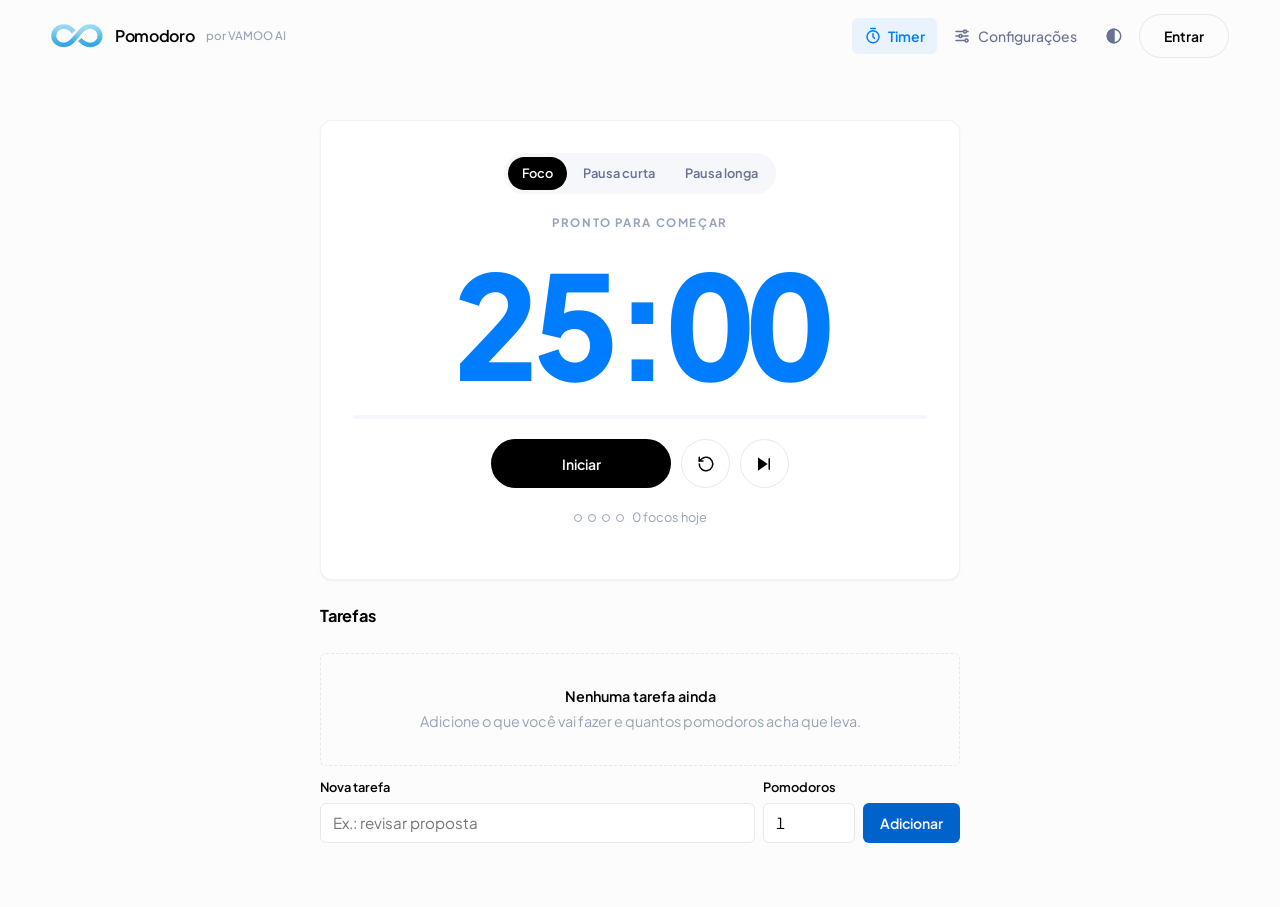
<file: prototipo/index.html>
<!doctype html>
<html lang="pt-BR">
<head>
  <meta charset="utf-8">
  <meta name="viewport" content="width=device-width, initial-scale=1">
  <title>25:00 · Pomodoro</title>
  <link rel="preconnect" href="https://fonts.googleapis.com">
  <link rel="stylesheet" href="https://fonts.googleapis.com/css2?family=Plus+Jakarta+Sans:wght@400;500;600;700;800&display=swap">
  <link rel="stylesheet" href="vamoo/tokens.css">
  <link rel="stylesheet" href="vamoo/base.css">
  <link rel="stylesheet" href="vamoo/components.css">
  <link rel="stylesheet" href="vamoo/brand.css">
  <link rel="stylesheet" href="app.css">
  <script src="app.js"></script>
</head>
<body>
  <header class="sitenav topbar">
    <div class="wrap">
      <a class="app-nome" href="index.html">
        <span class="marca-infinito" aria-hidden="true"></span>
        Pomodoro <small>por VAMOO AI</small>
      </a>
      <nav aria-label="Principal">
        <a class="navlink" href="index.html" aria-current="page">
          <svg viewBox="0 0 24 24" fill="none" stroke="currentColor" stroke-width="2" stroke-linecap="round"><circle cx="12" cy="13" r="8"/><path d="M12 9v4l2 2M9 2h6"/></svg>
          <span class="rotulo">Timer</span>
        </a>
        <a class="navlink" href="configuracoes.html">
          <svg viewBox="0 0 24 24" fill="none" stroke="currentColor" stroke-width="2" stroke-linecap="round"><path d="M4 6h10M18 6h2M4 12h4M12 12h8M4 18h12M20 18h0"/><circle cx="16" cy="6" r="2"/><circle cx="10" cy="12" r="2"/><circle cx="18" cy="18" r="2"/></svg>
          <span class="rotulo">Configurações</span>
        </a>
        <button class="navlink" data-tema aria-label="Alternar tema claro/escuro">
          <svg viewBox="0 0 24 24" fill="none" stroke="currentColor" stroke-width="2"><circle cx="12" cy="12" r="9"/><path d="M12 3a9 9 0 0 0 0 18z" fill="currentColor"/></svg>
        </button>
        <span data-conta></span>
      </nav>
    </div>
  </header>

  <main class="app wrap">
    <div class="coluna">
      <section class="timer" data-modo="foco" aria-label="Timer">
        <div class="modos" role="tablist" aria-label="Modo">
          <button role="tab" data-modo="foco" aria-selected="true">Foco</button>
          <button role="tab" data-modo="curta" aria-selected="false">Pausa curta</button>
          <button role="tab" data-modo="longa" aria-selected="false">Pausa longa</button>
        </div>

        <p class="estado" data-estado>Pronto para começar</p>
        <p class="relogio" data-relogio aria-live="off">25:00</p>
        <div class="progresso" aria-hidden="true"><span data-progresso></span></div>

        <div class="controles">
          <button class="btn btn-primary btn-play" data-play>Iniciar</button>
          <button class="btn btn-ghost btn-icone" data-reiniciar aria-label="Reiniciar ciclo" title="Reiniciar">
            <svg viewBox="0 0 24 24" fill="none" stroke="currentColor" stroke-width="2" stroke-linecap="round"><path d="M3 12a9 9 0 1 0 3-6.7L3 8"/><path d="M3 3v5h5"/></svg>
          </button>
          <button class="btn btn-ghost btn-icone" data-pular aria-label="Pular para o próximo" title="Pular">
            <svg viewBox="0 0 24 24" fill="none" stroke="currentColor" stroke-width="2" stroke-linecap="round"><path d="M5 5l10 7-10 7z" fill="currentColor"/><path d="M19 5v14"/></svg>
          </button>
        </div>

        <div class="ciclos">
          <span class="pontos" data-pontos></span>
          <span data-ciclos-texto>#1</span>
        </div>

        <p class="tarefa-ativa" data-tarefa-ativa></p>

        <div class="aviso" data-aviso role="alert" hidden>
          <p data-aviso-texto></p>
          <button class="btn btn-primary" data-aviso-acao>Começar pausa</button>
        </div>
      </section>

      <div class="dica-sync" data-dica hidden>
        <p>Suas tarefas e configurações estão só neste navegador.</p>
        <a href="entrar.html">Entrar para sincronizar</a>
        <button data-fechar-dica aria-label="Dispensar">×</button>
      </div>

      <section class="tarefas" aria-labelledby="t-tarefas">
        <header>
          <h2 id="t-tarefas">Tarefas</h2>
          <button data-limpar-concluidas hidden>Limpar concluídas</button>
        </header>

        <ul class="lista-tarefas" data-lista></ul>
        <div class="vazio" data-vazio>
          <strong>Nenhuma tarefa ainda</strong>
          Adicione o que você vai fazer e quantos pomodoros acha que leva.
        </div>

        <form class="nova-tarefa" data-nova>
          <div class="campo">
            <label for="nt-nome">Nova tarefa</label>
            <input class="input" id="nt-nome" name="nome" placeholder="Ex.: revisar proposta" required maxlength="120" autocomplete="off">
          </div>
          <div class="campo">
            <label for="nt-est">Pomodoros</label>
            <input class="input estimativa" id="nt-est" name="estimativa" type="number" min="1" max="20" value="1" required>
          </div>
          <button class="btn btn-admin" style="height:40px">Adicionar</button>
        </form>
      </section>
    </div>
  </main>

  <script>
    const MODOS = { foco: "Foco", curta: "Pausa curta", longa: "Pausa longa" };
    const $ = (s) => document.querySelector(s);
    const el = {
      timer: $(".timer"), estado: $("[data-estado]"), relogio: $("[data-relogio]"),
      progresso: $("[data-progresso]"), play: $("[data-play]"), pontos: $("[data-pontos]"),
      ciclosTexto: $("[data-ciclos-texto]"), tarefaAtiva: $("[data-tarefa-ativa]"),
      aviso: $("[data-aviso]"), avisoTexto: $("[data-aviso-texto]"), avisoAcao: $("[data-aviso-acao]"),
      lista: $("[data-lista]"), vazio: $("[data-vazio]"), limpar: $("[data-limpar-concluidas]"),
      dica: $("[data-dica]"),
    };

    let config = store.config();
    let tarefas = store.tarefas();

    // O tempo restante sai de `fimEm` (timestamp), nunca de um contador
    // decrementado: aba em background estrangula o setInterval e o contador mente.
    let t = ler(CHAVES.timer, null) ?? {
      modo: "foco", fimEm: null, restanteMs: config.foco * 60000,
      focosFeitos: 0, tarefaAtiva: null,
    };
    let tick;

    const duracao = (modo) => config[modo] * 60000;
    const rodando = () => t.fimEm !== null;
    const restante = () => (rodando() ? Math.max(0, t.fimEm - Date.now()) : t.restanteMs);
    const salvarTimer = () => gravar(CHAVES.timer, t);

    function fmt(ms) {
      const s = Math.ceil(ms / 1000);
      return `${String(Math.floor(s / 60)).padStart(2, "0")}:${String(s % 60).padStart(2, "0")}`;
    }

    function proximoModo() {
      if (t.modo !== "foco") return "foco";
      return t.focosFeitos % config.intervaloLonga === 0 ? "longa" : "curta";
    }

    function trocarModo(modo) {
      t.modo = modo;
      t.fimEm = null;
      t.restanteMs = t.duracaoMs = duracao(modo);
      salvarTimer();
      renderTimer();
    }

    function iniciar() {
      destravarAudio();
      if (config.notificar && "Notification" in window && Notification.permission === "default") {
        Notification.requestPermission();
      }
      t.fimEm = Date.now() + t.restanteMs;
      el.aviso.hidden = true;
      salvarTimer();
      loop();
    }

    function pausar() {
      t.restanteMs = restante();
      t.fimEm = null;
      salvarTimer();
      clearInterval(tick);
      renderTimer();
    }

    function loop() {
      clearInterval(tick);
      tick = setInterval(() => (restante() <= 0 ? concluir() : renderTimer()), 250);
      renderTimer();
    }

    function concluir({ pulado = false } = {}) {
      clearInterval(tick);
      const terminou = t.modo;
      // foco pulado não conta: nem pro ciclo, nem pra tarefa
      if (terminou === "foco" && !pulado) {
        t.focosFeitos++;
        const ativa = tarefas.find((x) => x.id === t.tarefaAtiva);
        if (ativa) {
          ativa.feitos++;
          store.salvarTarefas(tarefas);
          renderTarefas();
        }
      }
      if (!pulado) {
        tocar(config.som, config.volume);
        notificar(terminou);
      }
      const prox = pulado && terminou === "foco" ? "curta" : proximoModo();
      trocarModo(prox);

      const auto = prox === "foco" ? config.autoFoco : config.autoPausa;
      if (auto && !pulado) {
        iniciar();
        toast(`${MODOS[prox]} começou automaticamente.`);
      } else if (!pulado) {
        el.avisoTexto.textContent =
          terminou === "foco"
            ? `Foco concluído. Hora de uma ${MODOS[prox].toLowerCase()}.`
            : "Pausa encerrada. Bora pro próximo foco?";
        el.avisoAcao.textContent = prox === "foco" ? "Começar foco" : `Começar ${MODOS[prox].toLowerCase()}`;
        el.aviso.hidden = false;
      }
    }

    function notificar(terminou) {
      if (!config.notificar || !("Notification" in window) || Notification.permission !== "granted") return;
      new Notification(terminou === "foco" ? "Foco concluído" : "Pausa encerrada", {
        body: terminou === "foco" ? "Respira. A pausa já está pronta." : "Hora de voltar ao foco.",
        silent: true,
      });
    }

    function renderTimer() {
      const ms = restante();
      el.timer.dataset.modo = t.modo;
      document.querySelectorAll(".modos button").forEach((b) =>
        b.setAttribute("aria-selected", String(b.dataset.modo === t.modo)));
      el.relogio.textContent = fmt(ms);
      el.progresso.style.width = `${(1 - ms / duracao(t.modo)) * 100}%`;
      el.play.textContent = rodando() ? "Pausar" : ms < duracao(t.modo) ? "Continuar" : "Iniciar";

      const pausado = !rodando() && ms < duracao(t.modo);
      el.estado.textContent = rodando()
        ? (t.modo === "foco" ? "Em foco" : "Em pausa")
        : pausado ? "Pausado" : t.modo === "foco" ? "Pronto para começar" : "Pausa pronta";
      el.estado.toggleAttribute("data-ativo", rodando());

      const noCiclo = t.focosFeitos % config.intervaloLonga;
      const cheios = t.modo === "longa" && noCiclo === 0 && t.focosFeitos > 0 ? config.intervaloLonga : noCiclo;
      el.pontos.innerHTML = Array.from({ length: config.intervaloLonga },
        (_, i) => `<i class="${i < cheios ? "feito" : ""}"></i>`).join("");
      el.ciclosTexto.textContent = `${t.focosFeitos} ${t.focosFeitos === 1 ? "foco" : "focos"} hoje`;

      const ativa = tarefas.find((x) => x.id === t.tarefaAtiva && !x.concluida);
      el.tarefaAtiva.innerHTML = ativa
        ? `Trabalhando em <b>${escapar(ativa.nome)}</b>`
        : tarefas.some((x) => !x.concluida) ? "Escolha uma tarefa abaixo para contar os pomodoros." : "";

      document.title = `${fmt(ms)} · ${MODOS[t.modo]}`;
    }

    // ---------- tarefas ----------

    function escapar(s) {
      return s.replace(/[&<>"']/g, (c) => ({ "&": "&amp;", "<": "&lt;", ">": "&gt;", '"': "&quot;", "'": "&#39;" }[c]));
    }

    function renderTarefas() {
      el.vazio.hidden = tarefas.length > 0;
      el.limpar.hidden = !tarefas.some((x) => x.concluida);
      el.lista.innerHTML = tarefas.map((x) => `
        <li class="tarefa ${x.concluida ? "concluida" : ""}" data-id="${x.id}" aria-current="${x.id === t.tarefaAtiva && !x.concluida}">
          <input type="checkbox" class="check" ${x.concluida ? "checked" : ""} aria-label="Concluir ${escapar(x.nome)}">
          <span class="nome">${escapar(x.nome)}</span>
          <span class="contagem" title="realizados / estimados"><b>${x.feitos}</b>/${x.estimativa}</span>
          <button class="remover" aria-label="Remover ${escapar(x.nome)}">
            <svg viewBox="0 0 24 24" fill="none" stroke="currentColor" stroke-width="2" stroke-linecap="round"><path d="M6 6l12 12M18 6L6 18"/></svg>
          </button>
        </li>`).join("");
      renderTimer();
      renderDica();
    }

    el.lista.addEventListener("click", (e) => {
      const li = e.target.closest(".tarefa");
      if (!li) return;
      const tarefa = tarefas.find((x) => x.id === li.dataset.id);
      if (e.target.closest(".remover")) {
        tarefas = tarefas.filter((x) => x !== tarefa);
        if (t.tarefaAtiva === tarefa.id) t.tarefaAtiva = null;
      } else if (e.target.matches(".check")) {
        tarefa.concluida = e.target.checked;
        if (tarefa.concluida && t.tarefaAtiva === tarefa.id) t.tarefaAtiva = null;
      } else if (!tarefa.concluida) {
        t.tarefaAtiva = t.tarefaAtiva === tarefa.id ? null : tarefa.id;
      }
      store.salvarTarefas(tarefas);
      salvarTimer();
      renderTarefas();
    });

    $("[data-nova]").addEventListener("submit", (e) => {
      e.preventDefault();
      const f = new FormData(e.target);
      const nova = {
        id: crypto.randomUUID(), nome: f.get("nome").trim(),
        estimativa: Number(f.get("estimativa")), feitos: 0, concluida: false,
      };
      if (!nova.nome) return;
      tarefas.push(nova);
      if (!t.tarefaAtiva) t.tarefaAtiva = nova.id;
      store.salvarTarefas(tarefas);
      salvarTimer();
      e.target.reset();
      renderTarefas();
      e.target.nome.focus();
    });

    el.limpar.onclick = () => {
      tarefas = tarefas.filter((x) => !x.concluida);
      store.salvarTarefas(tarefas);
      renderTarefas();
    };

    // ---------- controles ----------

    el.play.onclick = () => (rodando() ? pausar() : iniciar());
    $("[data-reiniciar]").onclick = () => { clearInterval(tick); trocarModo(t.modo); };
    $("[data-pular]").onclick = () => { el.aviso.hidden = true; concluir({ pulado: true }); };
    el.avisoAcao.onclick = iniciar;
    document.querySelectorAll(".modos button").forEach((b) => (b.onclick = () => {
      if (b.dataset.modo === t.modo) return;
      if (rodando() && !confirm("O timer está rodando. Trocar de modo zera o ciclo atual.")) return;
      clearInterval(tick);
      el.aviso.hidden = true;
      trocarModo(b.dataset.modo);
    }));

    document.addEventListener("keydown", (e) => {
      if (e.code === "Space" && !e.target.closest("input, button, textarea, select")) {
        e.preventDefault();
        el.play.click();
      }
    });

    function renderDica() {
      el.dica.hidden = !!store.sessao() || ler(CHAVES.dicaFechada, false) || tarefas.length === 0;
    }
    $("[data-fechar-dica]").onclick = () => { gravar(CHAVES.dicaFechada, true); renderDica(); };
    document.addEventListener("sessao", renderDica);

    // ao voltar das configurações, um timer parado reflete a duração nova
    const hoje = new Date().toDateString();
    if (t.dia !== hoje) {
      t.dia = hoje;
      t.focosFeitos = 0;
    }
    if (!rodando() && t.restanteMs === (t.duracaoMs ?? t.restanteMs)) {
      t.restanteMs = t.duracaoMs = duracao(t.modo);
    }
    if (rodando()) {
      restante() <= 0 ? concluir() : loop();
    }
    renderTarefas();
    renderDica();
  </script>
</body>
</html>
</file>
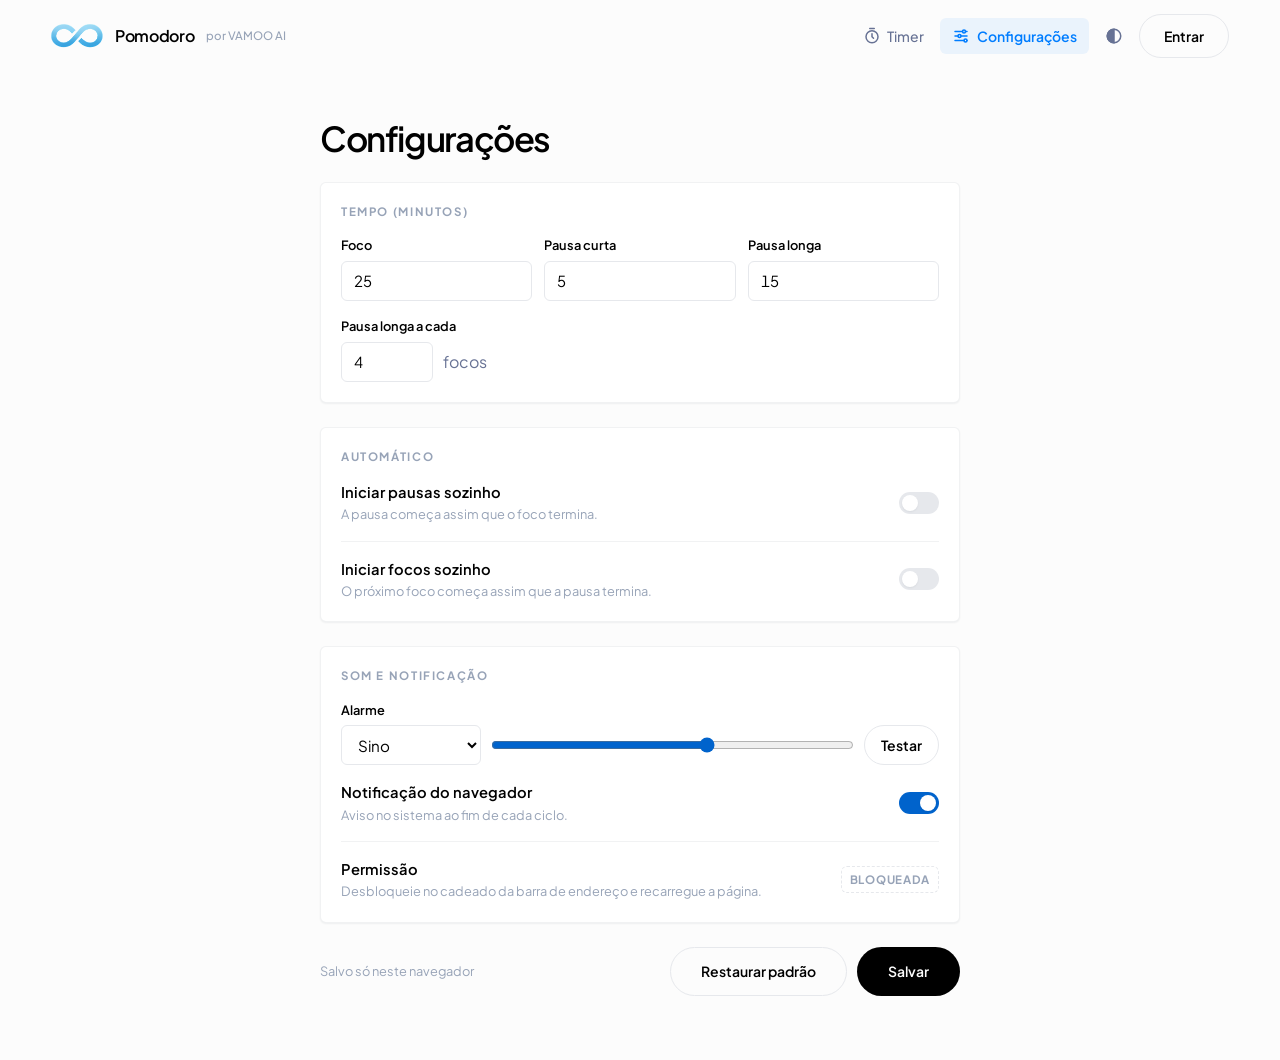
<file: prototipo/configuracoes.html>
<!doctype html>
<html lang="pt-BR">
<head>
  <meta charset="utf-8">
  <meta name="viewport" content="width=device-width, initial-scale=1">
  <title>Configurações · Pomodoro</title>
  <link rel="preconnect" href="https://fonts.googleapis.com">
  <link rel="stylesheet" href="https://fonts.googleapis.com/css2?family=Plus+Jakarta+Sans:wght@400;500;600;700;800&display=swap">
  <link rel="stylesheet" href="vamoo/tokens.css">
  <link rel="stylesheet" href="vamoo/base.css">
  <link rel="stylesheet" href="vamoo/components.css">
  <link rel="stylesheet" href="vamoo/brand.css">
  <link rel="stylesheet" href="app.css">
  <script src="app.js"></script>
</head>
<body>
  <header class="sitenav topbar">
    <div class="wrap">
      <a class="app-nome" href="index.html">
        <span class="marca-infinito" aria-hidden="true"></span>
        Pomodoro <small>por VAMOO AI</small>
      </a>
      <nav aria-label="Principal">
        <a class="navlink" href="index.html">
          <svg viewBox="0 0 24 24" fill="none" stroke="currentColor" stroke-width="2" stroke-linecap="round"><circle cx="12" cy="13" r="8"/><path d="M12 9v4l2 2M9 2h6"/></svg>
          <span class="rotulo">Timer</span>
        </a>
        <a class="navlink" href="configuracoes.html" aria-current="page">
          <svg viewBox="0 0 24 24" fill="none" stroke="currentColor" stroke-width="2" stroke-linecap="round"><path d="M4 6h10M18 6h2M4 12h4M12 12h8M4 18h12M20 18h0"/><circle cx="16" cy="6" r="2"/><circle cx="10" cy="12" r="2"/><circle cx="18" cy="18" r="2"/></svg>
          <span class="rotulo">Configurações</span>
        </a>
        <button class="navlink" data-tema aria-label="Alternar tema claro/escuro">
          <svg viewBox="0 0 24 24" fill="none" stroke="currentColor" stroke-width="2"><circle cx="12" cy="12" r="9"/><path d="M12 3a9 9 0 0 0 0 18z" fill="currentColor"/></svg>
        </button>
        <span data-conta></span>
      </nav>
    </div>
  </header>

  <main class="app wrap">
    <form class="coluna" data-form>
      <h1 class="titulo-pagina">Configurações</h1>

      <section class="painel" aria-labelledby="s-tempo">
        <h2 id="s-tempo">Tempo (minutos)</h2>
        <div class="grade-3">
          <div class="campo">
            <label for="c-foco">Foco</label>
            <input class="input" id="c-foco" name="foco" type="number" min="1" max="120" required>
          </div>
          <div class="campo">
            <label for="c-curta">Pausa curta</label>
            <input class="input" id="c-curta" name="curta" type="number" min="1" max="60" required>
          </div>
          <div class="campo">
            <label for="c-longa">Pausa longa</label>
            <input class="input" id="c-longa" name="longa" type="number" min="1" max="60" required>
          </div>
        </div>
        <div class="campo">
          <label for="c-intervalo">Pausa longa a cada</label>
          <div style="display:flex;align-items:center;gap:.6rem">
            <input class="input" id="c-intervalo" name="intervaloLonga" type="number" min="2" max="10" required style="width:92px">
            <span>focos</span>
          </div>
        </div>
      </section>

      <section class="painel" aria-labelledby="s-auto">
        <h2 id="s-auto">Automático</h2>
        <label class="linha">
          <span class="texto"><strong>Iniciar pausas sozinho</strong><span>A pausa começa assim que o foco termina.</span></span>
          <input class="switch" type="checkbox" name="autoPausa">
        </label>
        <label class="linha">
          <span class="texto"><strong>Iniciar focos sozinho</strong><span>O próximo foco começa assim que a pausa termina.</span></span>
          <input class="switch" type="checkbox" name="autoFoco">
        </label>
      </section>

      <section class="painel" aria-labelledby="s-som">
        <h2 id="s-som">Som e notificação</h2>
        <div class="campo">
          <label for="c-som">Alarme</label>
          <div class="som-controles">
            <select class="input" id="c-som" name="som">
              <option value="sino">Sino</option>
              <option value="digital">Digital</option>
              <option value="madeira">Madeira</option>
              <option value="nenhum">Sem som</option>
            </select>
            <input type="range" name="volume" min="0" max="1" step="0.05" aria-label="Volume">
            <button type="button" class="btn btn-ghost" style="height:40px;padding:0 16px" data-testar>Testar</button>
          </div>
        </div>
        <label class="linha">
          <span class="texto"><strong>Notificação do navegador</strong><span data-notif-texto></span></span>
          <input class="switch" type="checkbox" name="notificar">
        </label>
        <div class="linha" data-notif-linha>
          <span class="texto"><strong>Permissão</strong><span data-notif-ajuda></span></span>
          <span style="display:flex;gap:.5rem;align-items:center">
            <span class="selo" data-notif-selo></span>
            <button type="button" class="btn btn-admin" data-permitir hidden>Permitir</button>
          </span>
        </div>
      </section>

      <div class="rodape-form">
        <span class="salvo" data-salvo aria-live="polite"></span>
        <span style="display:flex;gap:.6rem">
          <button type="button" class="btn btn-ghost" data-restaurar>Restaurar padrão</button>
          <button class="btn btn-primary">Salvar</button>
        </span>
      </div>
    </form>
  </main>

  <script>
    const form = document.querySelector("[data-form]");
    const salvo = document.querySelector("[data-salvo]");

    function preencher(c) {
      for (const [k, v] of Object.entries(c)) {
        const campo = form.elements[k];
        if (!campo) continue;
        campo.type === "checkbox" ? (campo.checked = v) : (campo.value = v);
      }
    }

    function lerForm() {
      const c = {};
      for (const k of Object.keys(CONFIG_PADRAO)) {
        const campo = form.elements[k];
        c[k] = campo.type === "checkbox" ? campo.checked
          : campo.type === "number" || campo.type === "range" ? Number(campo.value) : campo.value;
      }
      return c;
    }

    function renderOrigem() {
      salvo.textContent = store.sessao()
        ? `Sincronizado com ${store.sessao().email}`
        : "Salvo só neste navegador";
    }

    // Os três estados da permissão. "denied" não tem volta pelo JS:
    // só a pessoa, no cadeado da barra de endereço.
    const NOTIF = {
      default: ["Não decidida", "O navegador vai perguntar quando você clicar em Permitir."],
      granted: ["Permitida", "Você recebe um aviso mesmo com a aba em segundo plano."],
      denied: ["Bloqueada", "Desbloqueie no cadeado da barra de endereço e recarregue a página."],
      indisponivel: ["Indisponível", "Este navegador não suporta notificações."],
    };

    function renderNotif() {
      const estado = "Notification" in window ? Notification.permission : "indisponivel";
      const [rotulo, ajuda] = NOTIF[estado];
      const selo = document.querySelector("[data-notif-selo]");
      selo.textContent = rotulo;
      selo.dataset.estado = estado;
      document.querySelector("[data-notif-ajuda]").textContent = ajuda;
      document.querySelector("[data-permitir]").hidden = estado !== "default";
      document.querySelector("[data-notif-linha]").hidden = !form.elements.notificar.checked;
      document.querySelector("[data-notif-texto]").textContent = "Aviso no sistema ao fim de cada ciclo.";
    }

    document.querySelector("[data-permitir]").onclick = async () => {
      await Notification.requestPermission();
      renderNotif();
    };
    form.elements.notificar.onchange = renderNotif;

    document.querySelector("[data-testar]").onclick = () =>
      tocar(form.elements.som.value, Number(form.elements.volume.value));

    document.querySelector("[data-restaurar]").onclick = () => {
      preencher(CONFIG_PADRAO);
      renderNotif();
      salvo.textContent = "Padrão restaurado — clique em Salvar para aplicar";
    };

    form.addEventListener("input", () => (salvo.textContent = "Alterações não salvas"));

    form.addEventListener("submit", (e) => {
      e.preventDefault();
      store.salvarConfig(lerForm());
      renderOrigem();
      toast("Configurações salvas. O timer usa os tempos novos no próximo ciclo.");
    });

    document.addEventListener("sessao", renderOrigem);
    preencher(store.config());
    renderOrigem();
    renderNotif();
  </script>
</body>
</html>
</file>
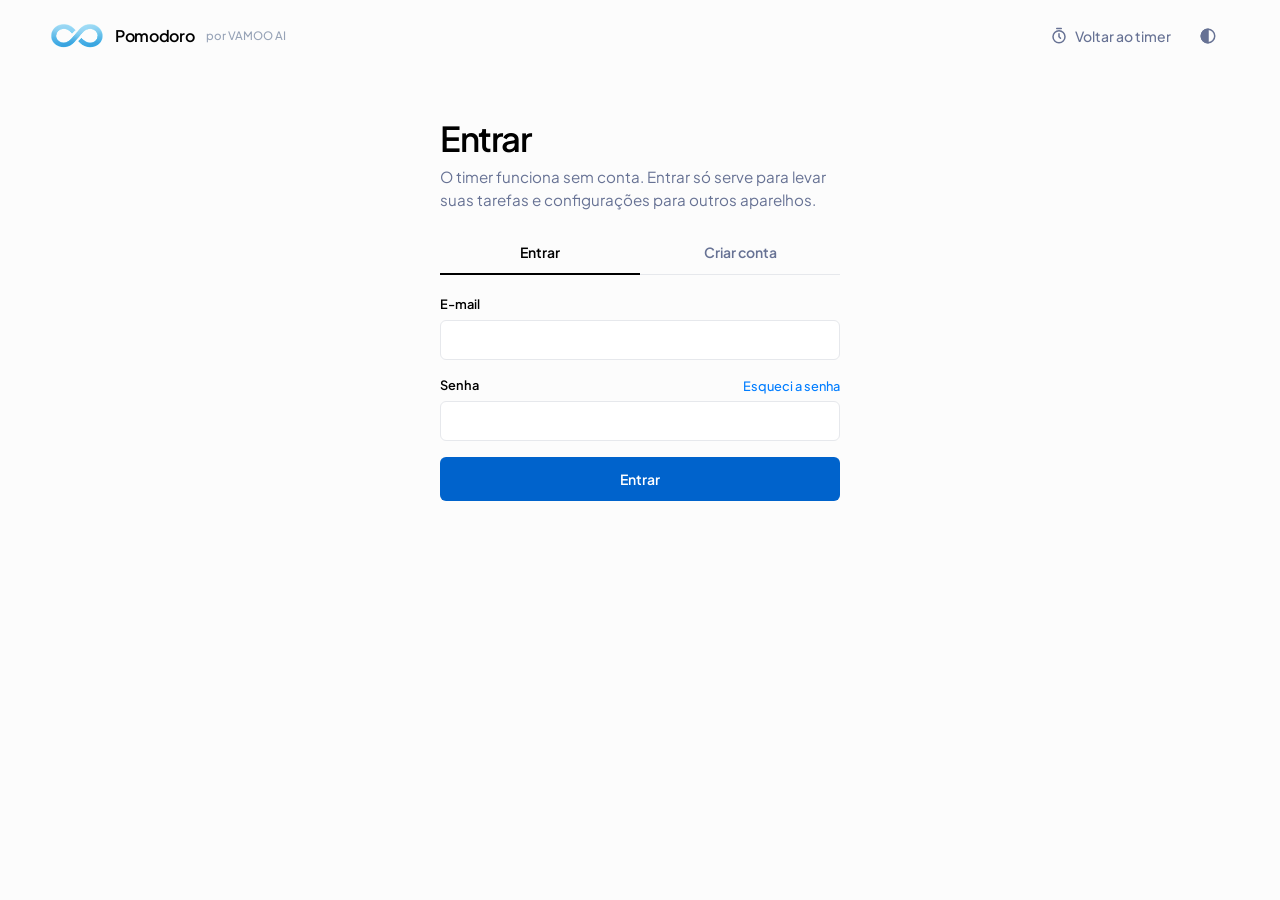
<file: prototipo/entrar.html>
<!doctype html>
<html lang="pt-BR">
<head>
  <meta charset="utf-8">
  <meta name="viewport" content="width=device-width, initial-scale=1">
  <title>Entrar · Pomodoro</title>
  <link rel="preconnect" href="https://fonts.googleapis.com">
  <link rel="stylesheet" href="https://fonts.googleapis.com/css2?family=Plus+Jakarta+Sans:wght@400;500;600;700;800&display=swap">
  <link rel="stylesheet" href="vamoo/tokens.css">
  <link rel="stylesheet" href="vamoo/base.css">
  <link rel="stylesheet" href="vamoo/components.css">
  <link rel="stylesheet" href="vamoo/brand.css">
  <link rel="stylesheet" href="app.css">
  <script src="app.js"></script>
</head>
<body>
  <header class="sitenav topbar">
    <div class="wrap">
      <a class="app-nome" href="index.html">
        <span class="marca-infinito" aria-hidden="true"></span>
        Pomodoro <small>por VAMOO AI</small>
      </a>
      <nav aria-label="Principal">
        <a class="navlink" href="index.html">
          <svg viewBox="0 0 24 24" fill="none" stroke="currentColor" stroke-width="2" stroke-linecap="round"><circle cx="12" cy="13" r="8"/><path d="M12 9v4l2 2M9 2h6"/></svg>
          <span class="rotulo">Voltar ao timer</span>
        </a>
        <button class="navlink" data-tema aria-label="Alternar tema claro/escuro">
          <svg viewBox="0 0 24 24" fill="none" stroke="currentColor" stroke-width="2"><circle cx="12" cy="12" r="9"/><path d="M12 3a9 9 0 0 0 0 18z" fill="currentColor"/></svg>
        </button>
      </nav>
    </div>
  </header>

  <main class="app wrap">
    <div class="auth">
      <!-- entrar / criar conta -->
      <section data-view="entrar criar">
        <div style="display:grid;gap:.5rem;margin-bottom:1.25rem">
          <h1 class="titulo-pagina" data-titulo>Entrar</h1>
          <p class="lede">O timer funciona sem conta. Entrar só serve para levar suas tarefas e configurações para outros aparelhos.</p>
        </div>

        <div class="abas" role="tablist">
          <button role="tab" data-ir="entrar">Entrar</button>
          <button role="tab" data-ir="criar">Criar conta</button>
        </div>

        <form data-form-auth style="margin-top:1.25rem" novalidate>
          <p class="erro" data-erro role="alert" hidden></p>
          <div class="campo">
            <label for="a-email">E-mail</label>
            <input class="input" id="a-email" name="email" type="email" autocomplete="email" required>
          </div>
          <div class="campo">
            <div class="linha" style="padding:0">
              <label for="a-senha">Senha</label>
              <a class="link" href="#esqueci" data-so="entrar">Esqueci a senha</a>
            </div>
            <input class="input" id="a-senha" name="senha" type="password" autocomplete="current-password" required minlength="8">
            <p class="ajuda" data-so="criar">Mínimo de 8 caracteres.</p>
          </div>

          <div class="importa" data-importa hidden>
            <svg viewBox="0 0 24 24" fill="none" stroke="currentColor" stroke-width="2" stroke-linecap="round"><path d="M12 3v12M7 10l5 5 5-5M5 21h14"/></svg>
            <p data-importa-texto></p>
          </div>

          <button class="btn btn-admin largo" data-enviar>Entrar</button>
        </form>
      </section>

      <!-- esqueci a senha -->
      <section data-view="esqueci" hidden>
        <div style="display:grid;gap:.5rem;margin-bottom:1.25rem">
          <h1 class="titulo-pagina">Esqueci a senha</h1>
          <p class="lede">Mandamos um link para você criar uma senha nova.</p>
        </div>
        <form data-form-esqueci>
          <div class="campo">
            <label for="e-email">E-mail</label>
            <input class="input" id="e-email" name="email" type="email" autocomplete="email" required>
          </div>
          <button class="btn btn-admin largo">Enviar link</button>
          <a class="link" href="#entrar">← Voltar para entrar</a>
        </form>
      </section>

      <!-- e-mail de reset enviado -->
      <section data-view="enviado" hidden>
        <div style="display:grid;gap:.75rem">
          <h1 class="titulo-pagina">Confira seu e-mail</h1>
          <p class="lede" data-enviado-texto></p>
          <p style="margin:0;font-size:.85rem;color:var(--faint)">Não chegou em 2 minutos? Olhe o spam ou <button class="link" data-reenviar>reenvie</button>.</p>
          <a class="link" href="#entrar">← Voltar para entrar</a>
        </div>
      </section>

      <!-- destino do link de reset -->
      <section data-view="redefinir" hidden>
        <div style="display:grid;gap:.5rem;margin-bottom:1.25rem">
          <h1 class="titulo-pagina">Nova senha</h1>
          <p class="lede">Escolha uma senha nova para a sua conta.</p>
        </div>
        <form data-form-redefinir>
          <div class="campo">
            <label for="r-senha">Nova senha</label>
            <input class="input" id="r-senha" type="password" autocomplete="new-password" required minlength="8">
            <p class="ajuda">Mínimo de 8 caracteres.</p>
          </div>
          <button class="btn btn-admin largo">Salvar senha</button>
        </form>
      </section>
    </div>
  </main>

  <script>
    const views = document.querySelectorAll("[data-view]");
    const formAuth = document.querySelector("[data-form-auth]");
    const erro = document.querySelector("[data-erro]");
    let ultimoEnvio = "";

    function mostrar() {
      const v = location.hash.slice(1) || "entrar";
      views.forEach((s) => (s.hidden = !s.dataset.view.split(" ").includes(v)));
      if (v === "entrar" || v === "criar") {
        document.querySelectorAll("[data-ir]").forEach((b) => b.setAttribute("aria-selected", String(b.dataset.ir === v)));
        document.querySelectorAll("[data-so]").forEach((x) => (x.hidden = x.dataset.so !== v));
        document.querySelector("[data-titulo]").textContent = v === "entrar" ? "Entrar" : "Criar conta";
        document.querySelector("[data-enviar]").textContent = v === "entrar" ? "Entrar" : "Criar conta";
        formAuth.senha.autocomplete = v === "entrar" ? "current-password" : "new-password";
        erro.hidden = true;
      }
      renderImporta();
    }

    // Importação automática: avisa antes, para não surpreender.
    function renderImporta() {
      const n = store.tarefas().length;
      const temConfig = localStorage.getItem(CHAVES.config) !== null;
      const box = document.querySelector("[data-importa]");
      box.hidden = n === 0 && !temConfig;
      const partes = [];
      if (n) partes.push(`${n} ${n === 1 ? "tarefa" : "tarefas"}`);
      if (temConfig) partes.push("suas configurações");
      document.querySelector("[data-importa-texto]").textContent =
        `${partes.join(" e ")} deste navegador ${n + (temConfig ? 1 : 0) > 1 ? "vão" : "vai"} para a sua conta automaticamente.`;
    }

    document.querySelectorAll("[data-ir]").forEach((b) => (b.onclick = () => (location.hash = b.dataset.ir)));
    addEventListener("hashchange", mostrar);

    formAuth.addEventListener("submit", (e) => {
      e.preventDefault();
      const modo = location.hash.slice(1) || "entrar";
      const email = formAuth.email.value.trim();
      const senha = formAuth.senha.value;
      const falha = !formAuth.email.checkValidity() ? "Digite um e-mail válido."
        : senha.length < 8 ? "A senha precisa de pelo menos 8 caracteres."
        // simulação do erro do Supabase: qualquer senha "errada123"
        : modo === "entrar" && senha === "errada123" ? "E-mail ou senha incorretos."
        : null;
      if (falha) {
        erro.textContent = falha;
        erro.hidden = false;
        return;
      }
      // confirmação de e-mail desligada: criar conta já devolve sessão
      const n = store.tarefas().length;
      store.entrar(email);
      const inicio = modo === "criar" ? "Conta criada" : "Conta conectada";
      toastDepois(n ? `${inicio} · ${n} ${n === 1 ? "tarefa importada" : "tarefas importadas"}` : inicio);
      location.href = "index.html";
    });

    document.querySelector("[data-form-esqueci]").addEventListener("submit", (e) => {
      e.preventDefault();
      ultimoEnvio = `Se existir uma conta com ${e.target.email.value}, o link para criar uma senha nova chega em instantes.`;
      document.querySelector("[data-enviado-texto]").textContent = ultimoEnvio;
      location.hash = "enviado";
    });

    document.querySelector("[data-reenviar]").onclick = () => toast("Link reenviado.");

    document.querySelector("[data-form-redefinir]").addEventListener("submit", (e) => {
      e.preventDefault();
      toastDepois("Senha atualizada. Você já está conectado.");
      store.entrar(store.sessao()?.email ?? "voce@exemplo.com");
      location.href = "index.html";
    });

    mostrar();
  </script>
</body>
</html>
</file>
<file: prototipo/vamoo/tokens.css>
/* ============================================================
   Tokens VAMOO AI

   Padrão da casa desde 17/09/2026: o chrome medido na Leadster
   (docs/design-system-vamoo.md). Saiu o editorial impresso — Bricolage +
   Manrope, papel #f0efe8, accent que troca de cor com o tema. Entrou um
   sistema de produto: Plus Jakarta Sans, papel quase branco, muito ar,
   CTA preta em pílula e azul como acento de dado.

   Os quatro blocos de tema abaixo não são redundância. O visualizador de
   Artifact carimba `data-theme` na raiz e o toggle precisa vencer o
   `prefers-color-scheme` nas duas direções — um artefato que só implementa
   a media query fica preso no tema do sistema.

   Elemento nenhum usa cor literal. Se você escreveu #333 numa regra,
   falta um token.
   ============================================================ */

:root {
  --paper: #fcfcfc;
  --ink: #000000;
  --brand: #007dff;
  /* a faixa escura da Leadster — é superfície, não tema */
  --night: #05070a;

  --bg: var(--paper);
  --surface: #ffffff;
  --surface-2: #f5f7fb;
  --text: var(--ink);
  /* texto corrido: na Leadster o corpo é cinza-azulado, não preto */
  --dim: #677294;
  --faint: #97a3b7;
  --line: #e6e8ec;
  --line-soft: rgb(24 36 51 / 0.06);

  --accent: var(--brand);
  /* fundo de botão cheio: #007dff com texto branco dá 3.9:1 e reprova no AA.
     O acento continua #007dff em texto e borda; o preenchimento escurece. */
  --accent-fill: #0063cc;
  --accent-soft: rgb(0 125 255 / 0.07);
  --on-accent: #ffffff;
  /* onda azul do hero — o único gradiente permitido */
  --glow: rgb(0 125 255 / 0.1);
  --wave-start: #e8f3ff;
  --wave-end: #f7fbff;

  /* bloco de comando e faixa de conversão: escuros nos dois temas */
  --shell-bg: var(--night);
  --shell-text: #ffffff;
  --shell-line: rgb(255 255 255 / 0.12);

  --ok: #2fb344;

  --section-x: clamp(1.25rem, 4vw, 4rem);
  --ease: cubic-bezier(0.22, 1, 0.36, 1);

  /* Uma família só. Display e body existem como token porque os componentes
     já falam essa língua — apontam para a mesma fonte. */
  --font-display: "Plus Jakarta Sans", system-ui, sans-serif;
  --font-body: "Plus Jakarta Sans", system-ui, sans-serif;
  --font-mono: ui-monospace, SFMono-Regular, Menlo, Consolas, monospace;

  /* Medidas verificadas no DOM da Leadster em 17/09/2026 */
  --header-h: 89px;
  --content: 1320px;
  --section-y: clamp(4rem, 10vw, 150px);
  --radius-pill: 100px;
  --radius-card: 6px;
  --radius-invite: 8px;
  /* o sistema antigo proibia sombra; o Tabler da Leadster usa uma, rasa */
  --shadow-card: 0 1px 2px rgb(24 36 51 / 0.06);
  --shadow-float: 0 0 16px rgb(0 0 0 / 0.12);
}

@media (prefers-color-scheme: dark) {
  :root:not([data-theme="light"]) {
    --bg: var(--night);
    --surface: #111b29;
    --surface-2: #101418;
    --text: #ffffff;
    --dim: rgb(255 255 255 / 0.68);
    --faint: rgb(255 255 255 / 0.44);
    --line: rgb(255 255 255 / 0.14);
    --line-soft: rgb(255 255 255 / 0.07);
    /* #007dff sobre #05070a dá 3.6:1; no escuro o acento clareia para passar */
    --accent: #4da3ff;
    --accent-fill: #1771f0;
    --accent-soft: rgb(77 163 255 / 0.12);
    --on-accent: #ffffff;
    --glow: rgb(77 163 255 / 0.14);
    --shell-bg: #101418;
    --shadow-card: none;
  }
}

:root[data-theme="light"] {
  --bg: var(--paper);
  --surface: #ffffff;
  --surface-2: #f5f7fb;
  --text: var(--ink);
  --dim: #677294;
  --faint: #97a3b7;
  --line: #e6e8ec;
  --line-soft: rgb(24 36 51 / 0.06);
  --accent: var(--brand);
  --accent-fill: #0063cc;
  --accent-soft: rgb(0 125 255 / 0.07);
  --on-accent: #ffffff;
  --glow: rgb(0 125 255 / 0.1);
  --shell-bg: var(--night);
  --shadow-card: 0 1px 2px rgb(24 36 51 / 0.06);
}

:root[data-theme="dark"] {
  --bg: var(--night);
  --surface: #111b29;
  --surface-2: #101418;
  --text: #ffffff;
  --dim: rgb(255 255 255 / 0.68);
  --faint: rgb(255 255 255 / 0.44);
  --line: rgb(255 255 255 / 0.14);
  --line-soft: rgb(255 255 255 / 0.07);
  --accent: #4da3ff;
  --accent-fill: #1771f0;
  --accent-soft: rgb(77 163 255 / 0.12);
  --on-accent: #ffffff;
  --glow: rgb(77 163 255 / 0.14);
  --shell-bg: #101418;
  --shadow-card: none;
}
</file>
<file: prototipo/vamoo/base.css>
/* ============================================================
   Base VAMOO AI — corpo, tipografia, coluna, foco, movimento

   Escala tipográfica medida na Leadster: H1 64/500/-5%, H2 de seção
   44/500/-5%, corpo 16/24 em cinza-azulado. Título é preto, corpo não.
   ============================================================ */

* { box-sizing: border-box; }

body {
  margin: 0;
  background: var(--bg);
  color: var(--dim);
  font-family: var(--font-body);
  font-size: 1rem;
  line-height: 1.5;
  -webkit-font-smoothing: antialiased;
  overflow-x: hidden;
}

h1, h2, h3, h4, .num, .brand, .clock {
  font-family: var(--font-display);
  color: var(--text);
  text-wrap: balance;
}

a { color: inherit; }

:focus-visible {
  outline: 2px solid var(--accent);
  outline-offset: 4px;
  border-radius: 2px;
}

/* coluna de 1320px — a medida do conteúdo central da Leadster */
.wrap {
  width: min(100%, var(--content));
  margin-inline: auto;
  padding-inline: var(--section-x);
}

/* texto longo não atravessa 1320px: quem lê precisa de coluna curta */
.wrap-texto { width: min(100%, 1080px); }

.eyebrow {
  display: flex;
  align-items: center;
  gap: 0.75rem;
  font-size: 0.72rem;
  font-weight: 700;
  letter-spacing: 0.14em;
  text-transform: uppercase;
  color: var(--accent);
  margin: 0;
}

.eyebrow::before {
  content: "";
  width: 2rem;
  height: 1px;
  background: currentColor;
  flex: none;
}

/* 40px no celular, 64px no desktop — a escala medida, sem display serif */
h1 {
  margin: 0;
  font-size: clamp(2.5rem, 5.4vw, 4rem);
  font-weight: 500;
  line-height: 1;
  letter-spacing: -0.05em;
}

/* uma palavra por título, no máximo — marca a virada da frase */
h1 .hollow {
  color: transparent;
  -webkit-text-stroke: 1.5px var(--text);
}

.lede {
  max-width: 46ch;
  font-size: clamp(1rem, 1.6vw, 1.125rem);
  line-height: 1.5;
  color: var(--dim);
  margin: 0;
}

/* visível só para leitor de tela — legenda de tabela, texto de contexto */
.sr-only {
  position: absolute;
  width: 1px;
  height: 1px;
  padding: 0;
  margin: -1px;
  overflow: hidden;
  clip-path: inset(50%);
  white-space: nowrap;
  border: 0;
}

code {
  font-family: var(--font-mono);
  font-size: 0.88em;
  background: var(--surface-2);
  padding: 0.1em 0.36em;
  border-radius: var(--radius-card);
}

/* ---------- movimento ---------- */

.reveal { opacity: 0; translate: 0 24px; }

.reveal.in {
  opacity: 1;
  translate: 0 0;
  transition: opacity 0.6s var(--ease), translate 0.6s var(--ease);
}

html { scroll-behavior: smooth; }

@media (prefers-reduced-motion: reduce) {
  * { transition-duration: 0.01ms !important; animation-duration: 0.01ms !important; }
  .reveal { opacity: 1; translate: none; }
  html { scroll-behavior: auto; }
}
</file>
<file: prototipo/vamoo/components.css>
/* ============================================================
   Componentes VAMOO AI

   Gramática Leadster: muito ar, uma ideia por bloco, CTA preta em pílula,
   azul como acento de dado. Card é branco de 6px com sombra rasa — a única
   sombra do sistema. Fundo cheio usa --accent-fill, não --accent: o azul
   puro com texto branco reprova no AA.
   ============================================================ */

/* ---------- masthead ---------- */

.masthead {
  position: relative;
  padding-block: clamp(3.5rem, 9vw, 9rem) clamp(2.5rem, 6vw, 4.5rem);
  overflow: hidden;
}

/* a onda do hero — o único gradiente do sistema, e só aqui */
.masthead::before {
  content: "";
  position: absolute;
  inset: auto 0 0;
  height: 60%;
  background: linear-gradient(180deg, transparent, var(--glow));
  pointer-events: none;
}

/* hero é centrado; bloco de conteúdo continua à esquerda, porque material
   longo é lido e não escaneado */
.masthead .wrap {
  position: relative;
  display: flex;
  flex-direction: column;
  align-items: center;
  text-align: center;
  gap: 1.5rem;
}

.masthead .lede { max-width: 52ch; }

.facts {
  display: flex;
  flex-wrap: wrap;
  gap: 0 2.5rem;
  padding-top: 1.25rem;
  border-top: 1px solid var(--line-soft);
  font-size: 0.8rem;
  color: var(--faint);
}

.facts b {
  display: block;
  font-family: var(--font-display);
  font-size: 1.35rem;
  font-weight: 800;
  letter-spacing: -0.02em;
  color: var(--text);
  font-variant-numeric: tabular-nums;
}

/* ---------- navegação sticky ---------- */

.blocknav {
  position: sticky;
  top: 0;
  z-index: 20;
  background: color-mix(in srgb, var(--bg) 88%, transparent);
  backdrop-filter: blur(12px);
  border-bottom: 1px solid var(--line);
}

.blocknav .wrap {
  display: flex;
  align-items: center;
  gap: 0.4rem;
  overflow-x: auto;
  scrollbar-width: none;
  padding-block: 0.6rem;
}

.blocknav .wrap::-webkit-scrollbar { display: none; }

.blocknav a {
  flex: none;
  text-decoration: none;
  font-size: 0.72rem;
  font-weight: 800;
  letter-spacing: 0.08em;
  text-transform: uppercase;
  color: var(--faint);
  padding: 0.4rem 0.75rem;
  border-radius: var(--radius-pill);
  font-variant-numeric: tabular-nums;
  transition: color 0.2s var(--ease), background 0.2s var(--ease);
  white-space: nowrap;
}

.blocknav a:hover { color: var(--text); background: var(--surface); }
.blocknav a.on { color: var(--on-accent); background: var(--accent-fill); }

/* ---------- bloco ---------- */

.blocks { border-top: 1px solid var(--line); }

.block {
  display: grid;
  gap: 1rem 3rem;
  padding-block: clamp(2.25rem, 5vw, 3.25rem);
  border-bottom: 1px solid var(--line);
  scroll-margin-top: 4rem;
}

/* minmax(0,1fr) + min-width:0 não são opcionais: sem eles um <pre> de
   prompt longo estoura a grid e a página rola na horizontal */
@media (min-width: 820px) {
  .block { grid-template-columns: 8.5rem minmax(0, 1fr); }
}

.block > * { min-width: 0; }

.rail {
  display: flex;
  flex-direction: column;
  gap: 0.55rem;
  align-items: flex-start;
}

.clock {
  font-size: clamp(1.5rem, 3.4vw, 2.1rem);
  font-weight: 800;
  line-height: 0.95;
  letter-spacing: -0.045em;
  color: var(--faint);
  font-variant-numeric: tabular-nums;
  transition: color 0.3s var(--ease);
}

.block:hover .clock { color: var(--accent); }

.dur {
  font-size: 0.7rem;
  font-weight: 700;
  letter-spacing: 0.12em;
  text-transform: uppercase;
  color: var(--faint);
  font-variant-numeric: tabular-nums;
}

.body {
  display: flex;
  flex-direction: column;
  align-items: flex-start;
  gap: 1.15rem;
  min-width: 0;
}

.body > * { max-width: 100%; }

.block h2 {
  margin: 0;
  font-size: clamp(1.5rem, 3vw, 2.15rem);
  font-weight: 600;
  line-height: 1.1;
  letter-spacing: -0.04em;
}

.block h3 {
  margin: 0;
  font-size: 1.02rem;
  font-weight: 700;
  letter-spacing: -0.015em;
}

.block p {
  margin: 0;
  max-width: 64ch;
  color: var(--dim);
}

.block p strong, .block li strong { color: var(--text); font-weight: 700; }

/* ---------- etiquetas ----------
   O peso visual cresce junto com a responsabilidade de quem lê.
   Não invente uma quinta cor. */

.tag {
  display: inline-flex;
  align-items: center;
  gap: 0.4rem;
  font-size: 0.66rem;
  font-weight: 800;
  letter-spacing: 0.14em;
  text-transform: uppercase;
  padding: 0.3rem 0.6rem;
  border-radius: 4px;
  white-space: nowrap;
}

.tag-conceito { color: var(--faint); padding-inline: 0; }
.tag-demo { color: var(--dim); border: 1px solid var(--line); }
.tag-juntos { background: var(--accent-fill); color: var(--on-accent); }
.tag-sozinho { background: var(--text); color: var(--bg); }
.tag-pausa { color: var(--faint); border: 1px dashed var(--line); }

/* ---------- destaque ---------- */

.pull {
  border-left: 3px solid var(--accent);
  padding: 0.1rem 0 0.1rem 1.15rem;
  font-size: clamp(1.05rem, 2.1vw, 1.25rem);
  line-height: 1.5;
  color: var(--text);
  font-weight: 500;
  max-width: 56ch;
  margin: 0;
}

.pull cite {
  display: block;
  margin-top: 0.5rem;
  font-size: 0.8rem;
  font-style: normal;
  color: var(--faint);
}

.tip {
  border-left: 2px solid var(--accent);
  padding-left: 1rem;
  font-size: 0.92rem;
  color: var(--dim);
  max-width: 62ch;
  margin: 0;
}

.tip b { color: var(--text); font-weight: 700; }

.warn { border-left-color: var(--text); }

/* ---------- cards ---------- */

.cards {
  display: grid;
  gap: 0.85rem;
  width: 100%;
}

@media (min-width: 700px) {
  .cards-2 { grid-template-columns: 1fr 1fr; }
  .cards-3 { grid-template-columns: repeat(3, 1fr); }
}

.card {
  display: flex;
  flex-direction: column;
  gap: 0.5rem;
  border: 1px solid var(--line-soft);
  border-radius: var(--radius-card);
  padding: 1.25rem 1.3rem;
  background: var(--surface);
  box-shadow: var(--shadow-card);
  transition: border-color 0.3s var(--ease);
}

/* hover só muda a borda — sem levantar, sem escala, sem sombra */
.card:hover { border-color: var(--accent); }

.card .k {
  font-size: 0.66rem;
  font-weight: 700;
  letter-spacing: 0.16em;
  text-transform: uppercase;
  color: var(--accent);
}

.card h3 { margin: 0; }

.card p {
  margin: 0;
  font-size: 0.92rem;
  color: var(--dim);
}

/* slot "e o que isso significa para você" — o que separa material de folheto */
.card .unicus {
  margin-top: 0.15rem;
  padding-top: 0.6rem;
  border-top: 1px solid var(--line-soft);
  font-size: 0.85rem;
  color: var(--faint);
}

.card .unicus b { color: var(--dim); font-weight: 700; }

/* ---------- listas ---------- */

.list {
  margin: 0;
  padding: 0;
  list-style: none;
  display: flex;
  flex-direction: column;
  gap: 0.6rem;
  max-width: 64ch;
  color: var(--dim);
  counter-reset: li-c;
}

/* o marcador é absoluto de propósito: um `li` em grid transformaria cada
   <strong> do texto num item de grid e empilharia as palavras */
.list li {
  position: relative;
  padding-left: 2rem;
}

.list li::before {
  content: counter(li-c);
  counter-increment: li-c;
  position: absolute;
  left: 0;
  top: 0;
  width: 1.35rem;
  text-align: right;
  font-family: var(--font-display);
  font-size: 0.78rem;
  font-weight: 800;
  line-height: 1.9;
  color: var(--accent);
  font-variant-numeric: tabular-nums;
}

.list-plain li::before { content: "—"; color: var(--faint); }

/* ---------- tabela ---------- */

.tablewrap {
  width: 100%;
  overflow-x: auto;
  border: 1px solid var(--line);
  border-radius: var(--radius-card);
}

table {
  width: 100%;
  border-collapse: collapse;
  font-size: 0.92rem;
  min-width: 33rem;
}

th, td {
  text-align: left;
  padding: 0.8rem 1rem;
  border-bottom: 1px solid var(--line-soft);
  vertical-align: top;
}

thead th {
  font-size: 0.68rem;
  font-weight: 800;
  letter-spacing: 0.14em;
  text-transform: uppercase;
  color: var(--faint);
  background: color-mix(in srgb, var(--surface) 60%, transparent);
}

tbody tr:last-child td { border-bottom: 0; }
td:first-child { color: var(--text); font-weight: 600; }
td { color: var(--dim); }

/* tabela para preencher na aula: linha alta o bastante para escrever à mão */
.table-fill tbody td { height: 3rem; }
.table-fill tbody td:empty::after {
  content: "";
  display: block;
  height: 1px;
  margin-top: 1.4rem;
  background: var(--line-soft);
}

/* ---------- bloco de comando ---------- */

.cmd {
  width: 100%;
  background: var(--shell-bg);
  border: 1px solid var(--shell-line);
  border-radius: var(--radius-card);
  overflow: hidden;
}

.cmd header {
  display: flex;
  align-items: center;
  justify-content: space-between;
  gap: 1rem;
  padding: 0.55rem 0.55rem 0.55rem 1rem;
  border-bottom: 1px solid var(--shell-line);
}

.cmd header span {
  font-size: 0.66rem;
  font-weight: 800;
  letter-spacing: 0.18em;
  text-transform: uppercase;
  color: rgb(230 229 222 / 0.5);
}

.copy {
  appearance: none;
  background: transparent;
  border: 1px solid var(--shell-line);
  color: var(--shell-text);
  font-family: inherit;
  font-size: 0.66rem;
  font-weight: 800;
  letter-spacing: 0.1em;
  text-transform: uppercase;
  padding: 0.4rem 0.85rem;
  border-radius: var(--radius-pill);
  cursor: pointer;
  transition: background 0.2s var(--ease), color 0.2s var(--ease), border-color 0.2s var(--ease);
}

.copy:hover, .copy[data-done="true"] {
  background: var(--cyan);
  border-color: var(--cyan);
  color: var(--ink);
}

/* pre-wrap: prompt longo quebra em vez de criar barra horizontal */
.cmd pre {
  margin: 0;
  padding: 1rem;
  overflow-x: auto;
  color: var(--shell-text);
  font-family: ui-monospace, SFMono-Regular, Menlo, Consolas, monospace;
  font-size: 0.82rem;
  line-height: 1.6;
  white-space: pre-wrap;
  word-break: break-word;
}

.cmd code { background: none; padding: 0; }

/* ---------- checklist ---------- */

.checks {
  list-style: none;
  margin: 0;
  padding: 0;
  width: 100%;
  border-top: 1px solid var(--line);
}

.checks li { border-bottom: 1px solid var(--line); }

/* padding generoso: o alvo de toque tem que passar de 44px */
.checks label {
  display: flex;
  align-items: center;
  gap: 1rem;
  padding: 0.95rem 0.25rem;
  cursor: pointer;
  font-weight: 600;
}

.checks input {
  appearance: none;
  flex: none;
  width: 1.35rem;
  height: 1.35rem;
  border: 1px solid var(--line);
  border-radius: 4px;
  margin: 0;
  cursor: pointer;
  display: grid;
  place-content: center;
  transition: background 0.2s var(--ease), border-color 0.2s var(--ease);
}

.checks input::after {
  content: "";
  width: 0.42rem;
  height: 0.72rem;
  border: solid var(--ink);
  border-width: 0 2px 2px 0;
  rotate: 45deg;
  translate: 0 -1px;
  opacity: 0;
  transition: opacity 0.15s var(--ease);
}

.checks input:checked {
  background: var(--cyan);
  border-color: var(--cyan);
}

.checks input:checked::after { opacity: 1; }

.checks input:checked + span {
  color: var(--faint);
  text-decoration: line-through;
  text-decoration-thickness: 1px;
}

.progress {
  margin: 1.25rem 0 0;
  font-size: 0.78rem;
  font-weight: 800;
  letter-spacing: 0.14em;
  text-transform: uppercase;
  color: var(--faint);
  font-variant-numeric: tabular-nums;
}

.progress[data-complete="true"] { color: var(--accent); }

/* ---------- fechamento ---------- */

.closer { padding-block: clamp(2.75rem, 6vw, 4rem); }

.closer h2 {
  margin: 0.9rem 0 1.5rem;
  font-size: clamp(1.9rem, 4.6vw, 3.1rem);
  font-weight: 700;
  line-height: 1.1;
  letter-spacing: -0.03em;
}

footer {
  border-top: 1px solid var(--line);
  padding-block: 2.25rem 3rem;
}

footer .wrap {
  display: flex;
  flex-wrap: wrap;
  justify-content: space-between;
  align-items: baseline;
  gap: 1rem 2rem;
}

footer p {
  margin: 0;
  max-width: 54ch;
  color: var(--dim);
  font-size: 0.92rem;
}

.brand {
  font-size: 0.85rem;
  font-weight: 700;
  letter-spacing: 0.16em;
  text-transform: uppercase;
  color: var(--faint);
}

/* ---------- folha, verbete, anotação, roteiro ---------- */

.sheet { padding-block: clamp(2rem, 5vw, 3rem); }

.sheet + .sheet { border-top: 1px solid var(--line); }

.sheet > header {
  display: flex;
  flex-direction: column;
  gap: 0.6rem;
  margin-bottom: 1.75rem;
}

/* H2 de seção: 44/500/-5% no desktop, a medida da Leadster */
.sheet h2 {
  margin: 0;
  font-size: clamp(1.75rem, 3.6vw, 2.75rem);
  font-weight: 500;
  line-height: 1;
  letter-spacing: -0.05em;
}

/* :not(.eyebrow) porque o eyebrow é um <p> e mora aqui dentro — sem isso esta
   regra vence a cor do accent e o rótulo do Sheet sai cinza. */
.sheet > header > p:not(.eyebrow) {
  margin: 0;
  max-width: 60ch;
  color: var(--dim);
}

.gloss {
  display: grid;
  gap: 0.85rem;
}

@media (min-width: 720px) { .gloss { grid-template-columns: 1fr 1fr; } }

.entry {
  display: flex;
  flex-direction: column;
  gap: 0.55rem;
  border: 1px solid var(--line);
  border-radius: var(--radius-card);
  padding: 1.15rem 1.2rem 1.25rem;
  background: color-mix(in srgb, var(--surface) 45%, transparent);
  transition: border-color 0.3s var(--ease);
}

.entry:hover { border-color: var(--accent); }

/* mesma gramática das etiquetas, outro eixo: nível de dificuldade */
.entry .lvl {
  align-self: flex-start;
  font-size: 0.62rem;
  font-weight: 800;
  letter-spacing: 0.16em;
  text-transform: uppercase;
  padding: 0.25rem 0.55rem;
  border-radius: 4px;
}

.lvl-1 { color: var(--dim); border: 1px solid var(--line); }
.lvl-2 { background: var(--accent-fill); color: var(--on-accent); }
.lvl-3 { background: var(--text); color: var(--bg); }

.entry h3 {
  margin: 0;
  font-family: var(--font-display);
  font-size: 1.18rem;
  font-weight: 700;
  letter-spacing: -0.025em;
  line-height: 1.15;
}

.entry h3 span {
  color: var(--faint);
  font-variant-numeric: tabular-nums;
  margin-right: 0.4rem;
}

.entry p {
  margin: 0;
  font-size: 0.94rem;
  color: var(--dim);
}

.entry .unicus {
  margin-top: 0.2rem;
  padding-top: 0.65rem;
  border-top: 1px solid var(--line-soft);
  font-size: 0.86rem;
  color: var(--faint);
}

.entry .unicus b { color: var(--dim); font-weight: 700; }

.legend {
  display: flex;
  flex-wrap: wrap;
  gap: 0.5rem 1.25rem;
  align-items: center;
  padding-top: 1rem;
  font-size: 0.82rem;
  color: var(--faint);
}

.legend .lvl {
  font-size: 0.62rem;
  font-weight: 800;
  letter-spacing: 0.16em;
  text-transform: uppercase;
  padding: 0.25rem 0.55rem;
  border-radius: 4px;
  margin-right: 0.4rem;
}

/* campo para anotar à mão ou na tela */
.note {
  width: 100%;
  border: 1px dashed var(--line);
  border-radius: var(--radius-card);
  padding: 1rem 1.1rem;
  min-height: 5.5rem;
  color: var(--faint);
  font-size: 0.86rem;
}

.note b { display: block; color: var(--dim); font-weight: 700; margin-bottom: 0.35rem; }

/* roteiro de fala do facilitador */
.script {
  border-left: 3px solid var(--line);
  padding-left: 1.15rem;
  max-width: 62ch;
  color: var(--dim);
  font-size: 0.95rem;
  display: flex;
  flex-direction: column;
  gap: 0.5rem;
}

.script b {
  color: var(--text);
  font-size: 0.68rem;
  font-weight: 800;
  letter-spacing: 0.16em;
  text-transform: uppercase;
}

.script em { color: var(--text); font-style: italic; }

/* ---------- camada site (landing) ----------
   Promoção do protótipo landing.html: o que o material de palestra não
   precisava e um site que converte precisa — chamada para ação, navegação
   com marca, faixa de credibilidade, faixa de conversão. Mesma gramática:
   pill, borda em vez de sombra, peso 800, hover só por cor. */

/* CTA de marketing é preta em pílula — nunca azul. O azul é acento de dado,
   link de produto e botão de admin. */
.btn {
  display: inline-flex;
  align-items: center;
  justify-content: center;
  gap: 0.6rem;
  height: 49px;
  font-family: var(--font-body);
  font-size: 0.875rem;
  font-weight: 600;
  letter-spacing: 0;
  text-decoration: none;
  white-space: nowrap;
  padding: 0 30px;
  border-radius: var(--radius-pill);
  border: 1px solid transparent;
  cursor: pointer;
  transition: background 0.2s var(--ease), border-color 0.2s var(--ease),
    color 0.2s var(--ease);
}

.btn-primary { background: var(--text); color: var(--bg); }
.btn-primary:hover { background: color-mix(in srgb, var(--text) 82%, var(--dim)); }

.btn-ghost { border-color: var(--line); color: var(--text); background: transparent; }
.btn-ghost:hover { border-color: var(--accent); color: var(--accent); }

/* superfície de admin: retângulo de 6px, 36px de altura, azul cheio */
.btn-admin {
  height: 36px;
  padding: 0 16px;
  border-radius: var(--radius-card);
  background: var(--accent-fill);
  color: var(--on-accent);
}

.btn-admin:hover { background: color-mix(in srgb, var(--accent-fill) 86%, #000); }

.hero-actions {
  display: flex;
  flex-wrap: wrap;
  gap: 0.8rem;
  padding-top: 1rem;
}

/* nav de site: marca à esquerda, links, CTA na ponta — sem spy de seção */
/* Header de 89px, sem borda, sem sombra, sem blur — medido na Leadster.
   Lá ele é `fixed` sobre um hero de 300px de padding; aqui é `sticky` e
   opaco, para não rasgar o texto de quem usa o DS em página de conteúdo. */
.sitenav {
  position: sticky;
  top: 0;
  z-index: 20;
  background: var(--bg);
}

.sitenav .wrap {
  display: flex;
  align-items: center;
  gap: 1.6rem;
  min-height: var(--header-h);
}

/* fallback textual da marca — só para sub-produto que ainda não tem logo */
.sitenav .logo {
  font-family: var(--font-display);
  font-size: 1.375rem;
  font-weight: 600;
  letter-spacing: -0.03em;
  color: var(--text);
  text-decoration: none;
}

.sitenav .links {
  flex: 1;
  display: flex;
  justify-content: flex-end;
  gap: 1.4rem;
}

.sitenav .links a {
  font-size: 1rem;
  font-weight: 400;
  letter-spacing: 0;
  color: var(--dim);
  text-decoration: none;
  transition: color 0.2s var(--ease);
}

.sitenav .links a:hover { color: var(--text); }
.sitenav .btn { height: 44px; padding: 0 24px; }

@media (max-width: 820px) {
  .sitenav .links { display: none; }
  .sitenav .wrap { justify-content: space-between; }
}

/* hero de site respira mais que masthead de treinamento */
.sitenav + .masthead .wrap { padding-block: clamp(4rem, 10vw, 7rem) clamp(2.5rem, 6vw, 4rem); }

.trust {
  padding-block: 1.4rem;
  border-bottom: 1px solid var(--line);
}

.trust .wrap {
  display: flex;
  flex-wrap: wrap;
  align-items: baseline;
  gap: 0.6rem 1.8rem;
}

.trust .wrap > span:first-child {
  font-size: 0.7rem;
  font-weight: 800;
  letter-spacing: 0.16em;
  text-transform: uppercase;
  color: var(--faint);
}

.trust b {
  font-family: var(--font-display);
  font-weight: 700;
  font-size: 0.98rem;
  color: var(--dim);
  letter-spacing: -0.01em;
}

/* faixa de conversão: o shell dos comandos, agora como chamada final.
   Escura nos dois temas por decisão — é a voz da máquina, não do editorial. */
.cta-band {
  background: var(--shell-bg);
  border-top: 1px solid var(--shell-line);
  border-bottom: 1px solid var(--shell-line);
}

.cta-band .wrap {
  display: flex;
  flex-wrap: wrap;
  align-items: center;
  justify-content: space-between;
  gap: 1.6rem 2.5rem;
  padding-block: clamp(2.6rem, 6vw, 4rem);
}

.cta-band h2 {
  margin: 0;
  font-size: clamp(1.6rem, 3.6vw, 2.75rem);
  font-weight: 500;
  line-height: 1.08;
  letter-spacing: -0.05em;
  color: var(--shell-text);
  max-width: 22ch;
}

.cta-band p {
  margin: 0.6rem 0 0;
  max-width: 46ch;
  font-size: 0.92rem;
  color: rgb(255 255 255 / 0.66);
}

/* ---------- faixa escura e métrica ----------
   A prova social da Leadster: fundo #05070a, H2 branco na mesma escala,
   número gigante em cinza-azulado. */

.faixa-escura {
  background: var(--night);
  color: rgb(255 255 255 / 0.68);
  padding-block: var(--section-y);
}

.faixa-escura h2,
.faixa-escura h3 { color: #fff; }

.faixa-escura .card {
  background: rgb(255 255 255 / 0.04);
  border-color: rgb(255 255 255 / 0.1);
  box-shadow: none;
}

.metrica {
  display: block;
  margin: 0;
  font-family: var(--font-display);
  font-size: clamp(4.5rem, 14vw, 12.5rem);
  font-weight: 800;
  line-height: 1;
  letter-spacing: -0.04em;
  color: var(--dim);
  text-align: center;
  font-variant-numeric: tabular-nums;
}

.faixa-escura .metrica { color: rgb(255 255 255 / 0.5); }

.metrica + p {
  margin: 0.5rem 0 0;
  text-align: center;
  color: var(--dim);
}

/* CTA dentro de faixa escura inverte: pílula branca com tinta escura.
   A preta some no #05070a. */
.cta-band .btn-primary,
.faixa-escura .btn-primary {
  background: var(--shell-text);
  color: var(--night);
}

.cta-band .btn-primary:hover,
.faixa-escura .btn-primary:hover { background: rgb(255 255 255 / 0.86); }

.cta-band .btn-ghost,
.faixa-escura .btn-ghost {
  border-color: rgb(255 255 255 / 0.24);
  color: var(--shell-text);
}

.cta-band .btn-ghost:hover,
.faixa-escura .btn-ghost:hover {
  border-color: var(--shell-text);
  color: var(--shell-text);
}
</file>
<file: prototipo/vamoo/brand.css>
/* ============================================================
   Marca VAMOO AI

   Fonte: `public/logo-claro.png` do kanbanvamooai — PNG 5232×1400 com alpha
   real, letra branca e o infinito em gradiente azul. É o arquivo do Ruan,
   não um redesenho: a variante escura é ele recortado, e a clara troca só os
   pixels acromáticos por ink, mantendo o gradiente do infinito intacto.

   Embutidas em WebP base64 pelo mesmo motivo das fontes: a CSP do Artifact
   bloqueia imagem externa. O que está embutido cobre uso de tela até ~300px
   de largura; acima disso (impresso, apresentação, hero) use o arquivo em
   resolução cheia de src/assets/brand/, que tem 4958px.
   ============================================================ */

:root {
  --logo-clara: url("[data-uri]");
  --logo-escura: url("[data-uri]");
  --marca-infinito: url("[data-uri]");

  /* `--logo` é a que se usa: aponta para a variante legível no tema atual.
     `clara`/`escura` = superfície, não a cor da tinta. */
  --logo: var(--logo-clara);

  /* proporção medida no arquivo-fonte: 4958×1202 e 1512×702 */
  --logo-ratio: 4.125;
  --marca-ratio: 2.154;
}

@media (prefers-color-scheme: dark) {
  :root:not([data-theme="light"]) { --logo: var(--logo-escura); }
}

:root[data-theme="dark"] { --logo: var(--logo-escura); }
:root[data-theme="light"] { --logo: var(--logo-clara); }

/* Dentro de faixa escura a página continua clara — a marca não. */
.cta-band .marca,
.faixa-escura .marca { --logo: var(--logo-escura); }

/* ---------- marca ---------- */

/* A altura manda; a largura sai da proporção. 2.25rem = 36px, a altura do
   logo no header medida na Leadster (170×36). */
.marca {
  display: inline-block;
  height: 2.25rem;
  width: calc(2.25rem * var(--logo-ratio));
  background: var(--logo) left center / contain no-repeat;
  text-decoration: none;
  flex: none;
}

.marca-lg { height: 4rem; width: calc(4rem * var(--logo-ratio)); }
.marca-sm { height: 1.6rem; width: calc(1.6rem * var(--logo-ratio)); }

/* só o infinito — favicon, avatar, selo */
.marca-infinito {
  display: inline-block;
  height: 1.5rem;
  width: calc(1.5rem * var(--marca-ratio));
  background: var(--marca-infinito) center / contain no-repeat;
  flex: none;
}
</file>
<file: prototipo/app.css>
/* Pomodoro — camada do app sobre o design system VAMOO AI (vamoo/*.css).
   Só tokens: os modos se distinguem por superfície (surface, accent-soft,
   night), nunca por uma paleta própria. */

[hidden] { display: none !important; }

/* ---------- header ---------- */

.topbar .wrap {
  display: flex;
  align-items: center;
  gap: 1rem;
  min-height: 72px;
}
.topbar .app-nome {
  display: flex;
  align-items: center;
  gap: 0.75rem;
  text-decoration: none;
  color: var(--text);
  font-weight: 600;
  letter-spacing: -0.02em;
}
.topbar .app-nome small {
  font-size: 0.72rem;
  font-weight: 500;
  color: var(--faint);
  letter-spacing: 0;
}
.topbar nav {
  flex: 1;
  display: flex;
  justify-content: flex-end;
  align-items: center;
  gap: 0.25rem;
}
.navlink {
  display: inline-flex;
  align-items: center;
  gap: 0.4rem;
  height: 36px;
  padding: 0 12px;
  border-radius: var(--radius-card);
  color: var(--dim);
  text-decoration: none;
  font-size: 0.875rem;
  font-weight: 500;
  background: none;
  border: 0;
  cursor: pointer;
  font-family: inherit;
}
.navlink:hover { color: var(--text); background: var(--surface-2); }
.navlink[aria-current="page"] { color: var(--accent); background: var(--accent-soft); font-weight: 600; }
.navlink svg { width: 18px; height: 18px; flex: none; }
.navlink .rotulo { display: inline; }
.conta {
  display: inline-flex;
  align-items: center;
  gap: 0.5rem;
  font-size: 0.8rem;
  color: var(--dim);
}
.conta .avatar {
  width: 28px;
  height: 28px;
  border-radius: 50%;
  display: grid;
  place-items: center;
  background: var(--accent-soft);
  color: var(--accent);
  font-weight: 700;
  font-size: 0.75rem;
}
.btn-entrar { height: 36px; padding: 0 16px; }
@media (max-width: 640px) {
  .navlink .rotulo, .topbar .app-nome small, .conta .email { display: none; }
  .topbar .wrap { gap: 0.5rem; }
  .topbar nav { gap: 0; }
  .navlink { padding: 0 8px; }
  .btn-entrar { padding: 0 12px; margin-left: 4px; }
}

/* ---------- página ---------- */

main.app { padding-block: clamp(1.5rem, 4vw, 3rem) 4rem; }
.coluna { width: min(100%, 640px); margin-inline: auto; display: grid; gap: 1.5rem; }
.titulo-pagina {
  margin: 0;
  font-size: clamp(1.5rem, 3vw, 2.15rem);
  font-weight: 600;
  letter-spacing: -0.04em;
  line-height: 1.1;
}

/* ---------- timer ---------- */

.timer {
  position: relative;
  border-radius: 12px;
  border: 1px solid var(--line-soft);
  background: var(--surface);
  box-shadow: var(--shadow-card);
  padding: clamp(1.25rem, 4vw, 2rem);
  display: grid;
  gap: 1.25rem;
  justify-items: center;
  text-align: center;
  transition: background 0.4s var(--ease), color 0.4s var(--ease);
}
.timer[data-modo="curta"] { background: var(--accent-soft); border-color: var(--line); }
.timer[data-modo="longa"] {
  background: var(--shell-bg);
  border-color: var(--shell-line);
  --text: var(--shell-text);
  --dim: rgb(255 255 255 / 0.68);
  --faint: rgb(255 255 255 / 0.44);
  --line: var(--shell-line);
  --surface-2: rgb(255 255 255 / 0.08);
  color: var(--dim);
}

.modos {
  display: inline-flex;
  padding: 4px;
  gap: 2px;
  border-radius: var(--radius-pill);
  background: var(--surface-2);
  max-width: 100%;
}
.modos button {
  border: 0;
  background: none;
  font: 600 0.8rem/1 var(--font-body);
  color: var(--dim);
  padding: 10px 14px;
  border-radius: var(--radius-pill);
  cursor: pointer;
  white-space: nowrap;
}
.modos button[aria-selected="true"] { background: var(--text); color: var(--bg); }
.timer[data-modo="longa"] .modos button[aria-selected="true"] { color: var(--shell-bg); }

.relogio {
  margin: 0;
  color: var(--accent);
  font-size: clamp(4.5rem, 20vw, 9rem);
  font-weight: 800;
  letter-spacing: -0.04em;
  line-height: 1;
  font-variant-numeric: tabular-nums;
}
.estado {
  margin: 0;
  font-size: 0.72rem;
  font-weight: 700;
  letter-spacing: 0.14em;
  text-transform: uppercase;
  color: var(--faint);
  min-height: 1em;
}
.estado[data-ativo] { color: var(--accent); }
.timer[data-modo="longa"] .estado[data-ativo] { color: var(--shell-text); }

.progresso {
  width: 100%;
  height: 4px;
  border-radius: 4px;
  background: var(--surface-2);
  overflow: hidden;
}
.progresso span {
  display: block;
  height: 100%;
  width: 0;
  background: var(--accent);
  transition: width 0.25s linear;
}
.timer[data-modo="longa"] .progresso span { background: var(--shell-text); }

.controles { display: flex; gap: 0.6rem; justify-content: center; width: 100%; }
.btn-play { flex: 0 1 180px; min-width: 0; }
.timer[data-modo="longa"] .btn-primary { background: var(--shell-text); color: var(--shell-bg); }
.btn-icone {
  width: 49px;
  padding: 0;
}
.btn-icone svg { width: 18px; height: 18px; }

.ciclos { display: flex; align-items: center; gap: 0.5rem; font-size: 0.8rem; color: var(--faint); }
.ciclos .pontos { display: flex; gap: 6px; }
.ciclos .pontos i {
  width: 8px;
  height: 8px;
  border-radius: 50%;
  border: 1.5px solid var(--faint);
}
.ciclos .pontos i.feito { background: var(--accent); border-color: var(--accent); }
.timer[data-modo="longa"] .ciclos .pontos i.feito { background: var(--shell-text); border-color: var(--shell-text); }

.tarefa-ativa {
  font-size: 0.875rem;
  color: var(--dim);
  margin: 0;
}
.tarefa-ativa b { color: var(--text); font-weight: 600; }

/* aviso de fim de ciclo */
.aviso {
  display: flex;
  align-items: center;
  gap: 0.75rem;
  width: 100%;
  padding: 0.75rem 1rem;
  border-radius: var(--radius-card);
  background: var(--surface-2);
  border: 1px solid var(--line);
  text-align: left;
  font-size: 0.875rem;
  color: var(--text);
}
.aviso[hidden] { display: none; }
.aviso p { margin: 0; flex: 1; }
.aviso .btn { height: 36px; padding: 0 16px; }

/* ---------- dica de sincronização ---------- */

.dica-sync {
  display: flex;
  align-items: center;
  gap: 0.75rem;
  font-size: 0.85rem;
  color: var(--dim);
  padding: 0.75rem 1rem;
  border-radius: var(--radius-card);
  border: 1px dashed var(--line);
  flex-wrap: wrap;
}
.dica-sync p { margin: 0; flex: 1 1 220px; }
.dica-sync a { color: var(--accent); font-weight: 600; text-decoration: none; white-space: nowrap; }
.dica-sync button { background: none; border: 0; color: var(--faint); cursor: pointer; font-size: 1.1rem; line-height: 1; padding: 4px; }

/* ---------- tarefas ---------- */

.tarefas { display: grid; gap: 0.75rem; }
.tarefas header { display: flex; align-items: baseline; justify-content: space-between; gap: 1rem; }
.tarefas h2 { margin: 0; font-size: 1.02rem; font-weight: 700; letter-spacing: -0.015em; }
.tarefas header button {
  background: none; border: 0; color: var(--faint); font: 500 0.8rem var(--font-body); cursor: pointer;
}
.tarefas header button:hover { color: var(--accent); }

.lista-tarefas { list-style: none; margin: 0; padding: 0; display: grid; gap: 0.5rem; }
.tarefa {
  display: flex;
  align-items: center;
  gap: 0.75rem;
  padding: 0.85rem 1rem;
  background: var(--surface);
  border: 1px solid var(--line-soft);
  border-left: 3px solid transparent;
  border-radius: var(--radius-card);
  box-shadow: var(--shadow-card);
  cursor: pointer;
}
.tarefa:hover { border-color: var(--line); border-left-color: var(--line); }
.tarefa[aria-current="true"] { border-left-color: var(--accent); }
.tarefa .check {
  appearance: none;
  width: 20px;
  height: 20px;
  border-radius: 50%;
  border: 1.5px solid var(--faint);
  display: grid;
  place-items: center;
  cursor: pointer;
  flex: none;
  margin: 0;
}
.tarefa .check:checked { background: var(--accent-fill); border-color: var(--accent-fill); }
.tarefa .check:checked::after { content: "✓"; color: var(--on-accent); font-size: 0.7rem; font-weight: 700; }
.tarefa .nome { flex: 1; min-width: 0; color: var(--text); font-size: 0.95rem; overflow-wrap: anywhere; }
.tarefa.concluida .nome { color: var(--faint); text-decoration: line-through; }
.tarefa .contagem {
  font-size: 0.8rem;
  font-variant-numeric: tabular-nums;
  color: var(--faint);
  white-space: nowrap;
}
.tarefa .contagem b { color: var(--text); font-weight: 700; }
.tarefa .remover {
  background: none; border: 0; color: var(--faint); cursor: pointer; padding: 4px; border-radius: 4px; line-height: 0;
}
.tarefa .remover:hover { color: var(--text); background: var(--surface-2); }
.tarefa .remover svg { width: 16px; height: 16px; }

.vazio {
  text-align: center;
  padding: 2rem 1rem;
  border: 1px dashed var(--line);
  border-radius: var(--radius-card);
  color: var(--faint);
  font-size: 0.9rem;
}
.vazio strong { display: block; color: var(--text); font-weight: 600; margin-bottom: 0.25rem; }

.nova-tarefa {
  display: grid;
  grid-template-columns: minmax(0, 1fr) auto auto;
  gap: 0.5rem;
  align-items: end;
}
.nova-tarefa .estimativa { width: 92px; }
@media (max-width: 480px) {
  .nova-tarefa { grid-template-columns: minmax(0, 1fr) auto; }
  .nova-tarefa .campo:first-child { grid-column: 1 / -1; }
}

/* ---------- formulário ---------- */

.campo { display: grid; gap: 0.35rem; }
.campo label, .campo .rotulo {
  font-size: 0.8rem;
  font-weight: 600;
  color: var(--text);
}
.campo .ajuda { font-size: 0.78rem; color: var(--faint); margin: 0; }
.input {
  height: 40px;
  width: 100%;
  padding: 0 12px;
  border-radius: var(--radius-card);
  border: 1px solid var(--line);
  background: var(--surface);
  color: var(--text);
  font: 400 0.95rem var(--font-body);
}
.input:focus { outline: none; border-color: var(--accent); box-shadow: 0 0 0 3px var(--accent-soft); }
.input[aria-invalid="true"] { border-color: currentColor; }
input[type="number"].input { font-variant-numeric: tabular-nums; }
.btn-admin.largo { width: 100%; height: 44px; }

.painel {
  background: var(--surface);
  border: 1px solid var(--line-soft);
  border-radius: var(--radius-card);
  box-shadow: var(--shadow-card);
  padding: 1.25rem;
  display: grid;
  gap: 1rem;
}
.painel h2 {
  margin: 0;
  font-size: 0.72rem;
  font-weight: 700;
  letter-spacing: 0.14em;
  text-transform: uppercase;
  color: var(--faint);
}
.grade-3 { display: grid; grid-template-columns: repeat(3, minmax(0, 1fr)); gap: 0.75rem; }
@media (max-width: 480px) { .grade-3 { grid-template-columns: minmax(0, 1fr); } }

.linha {
  display: flex;
  align-items: center;
  justify-content: space-between;
  gap: 1rem;
}
.linha + .linha { padding-top: 1rem; border-top: 1px solid var(--line-soft); }
.linha .texto { display: grid; gap: 0.15rem; min-width: 0; }
.linha .texto strong { color: var(--text); font-weight: 600; font-size: 0.92rem; }
.linha .texto span { font-size: 0.8rem; color: var(--faint); }

/* switch */
.switch {
  appearance: none;
  width: 40px;
  height: 22px;
  border-radius: 22px;
  background: var(--line);
  position: relative;
  cursor: pointer;
  flex: none;
  margin: 0;
  transition: background 0.2s var(--ease);
}
.switch::after {
  content: "";
  position: absolute;
  top: 3px;
  left: 3px;
  width: 16px;
  height: 16px;
  border-radius: 50%;
  background: var(--surface);
  box-shadow: var(--shadow-card);
  transition: translate 0.2s var(--ease);
}
.switch:checked { background: var(--accent-fill); }
.switch:checked::after { translate: 18px 0; }

.som-controles { display: flex; gap: 0.5rem; align-items: center; flex-wrap: wrap; }
.som-controles select.input { width: auto; min-width: 140px; }
input[type="range"] { accent-color: var(--accent-fill); flex: 1; min-width: 120px; }

.selo {
  display: inline-flex;
  align-items: center;
  gap: 0.35rem;
  font-size: 0.72rem;
  font-weight: 700;
  letter-spacing: 0.06em;
  text-transform: uppercase;
  padding: 4px 8px;
  border-radius: var(--radius-card);
  border: 1px solid var(--line);
  color: var(--dim);
  white-space: nowrap;
}
.selo[data-estado="granted"] { background: var(--accent-fill); border-color: var(--accent-fill); color: var(--on-accent); }
.selo[data-estado="denied"] { border-style: dashed; color: var(--faint); }

.rodape-form { display: flex; justify-content: space-between; align-items: center; gap: 1rem; flex-wrap: wrap; }
.salvo { font-size: 0.8rem; color: var(--faint); }

/* ---------- auth ---------- */

.auth { width: min(100%, 400px); margin-inline: auto; display: grid; gap: 1.25rem; }
.auth .lede { font-size: 0.95rem; }
.abas {
  display: grid;
  grid-template-columns: 1fr 1fr;
  border-bottom: 1px solid var(--line);
}
.abas button {
  background: none;
  border: 0;
  border-bottom: 2px solid transparent;
  margin-bottom: -1px;
  padding: 0.75rem 0;
  font: 600 0.875rem var(--font-body);
  color: var(--dim);
  cursor: pointer;
}
.abas button[aria-selected="true"] { color: var(--text); border-bottom-color: var(--text); }
.auth form { display: grid; gap: 1rem; }
.auth .link {
  background: none; border: 0; padding: 0; font: 500 0.8rem var(--font-body); color: var(--accent); cursor: pointer; text-decoration: none;
}
.auth .erro { margin: 0; font-size: 0.8rem; color: var(--text); padding: 0.6rem 0.75rem; border-radius: var(--radius-card); background: var(--surface-2); border-left: 3px solid var(--text); }
.auth .erro[hidden] { display: none; }
.importa {
  display: flex;
  gap: 0.6rem;
  font-size: 0.82rem;
  color: var(--dim);
  padding: 0.75rem 1rem;
  border-radius: var(--radius-card);
  background: var(--accent-soft);
}
.importa svg { width: 18px; height: 18px; color: var(--accent); flex: none; margin-top: 1px; }
.importa p { margin: 0; }

/* ---------- toast ---------- */

.toast {
  position: fixed;
  left: 50%;
  bottom: 1.5rem;
  translate: -50% 0;
  background: var(--shell-bg);
  color: var(--shell-text);
  padding: 0.75rem 1.1rem;
  border-radius: var(--radius-card);
  font-size: 0.875rem;
  box-shadow: var(--shadow-float);
  z-index: 50;
  max-width: calc(100% - 2rem);
}
.toast[hidden] { display: none; }
</file>
